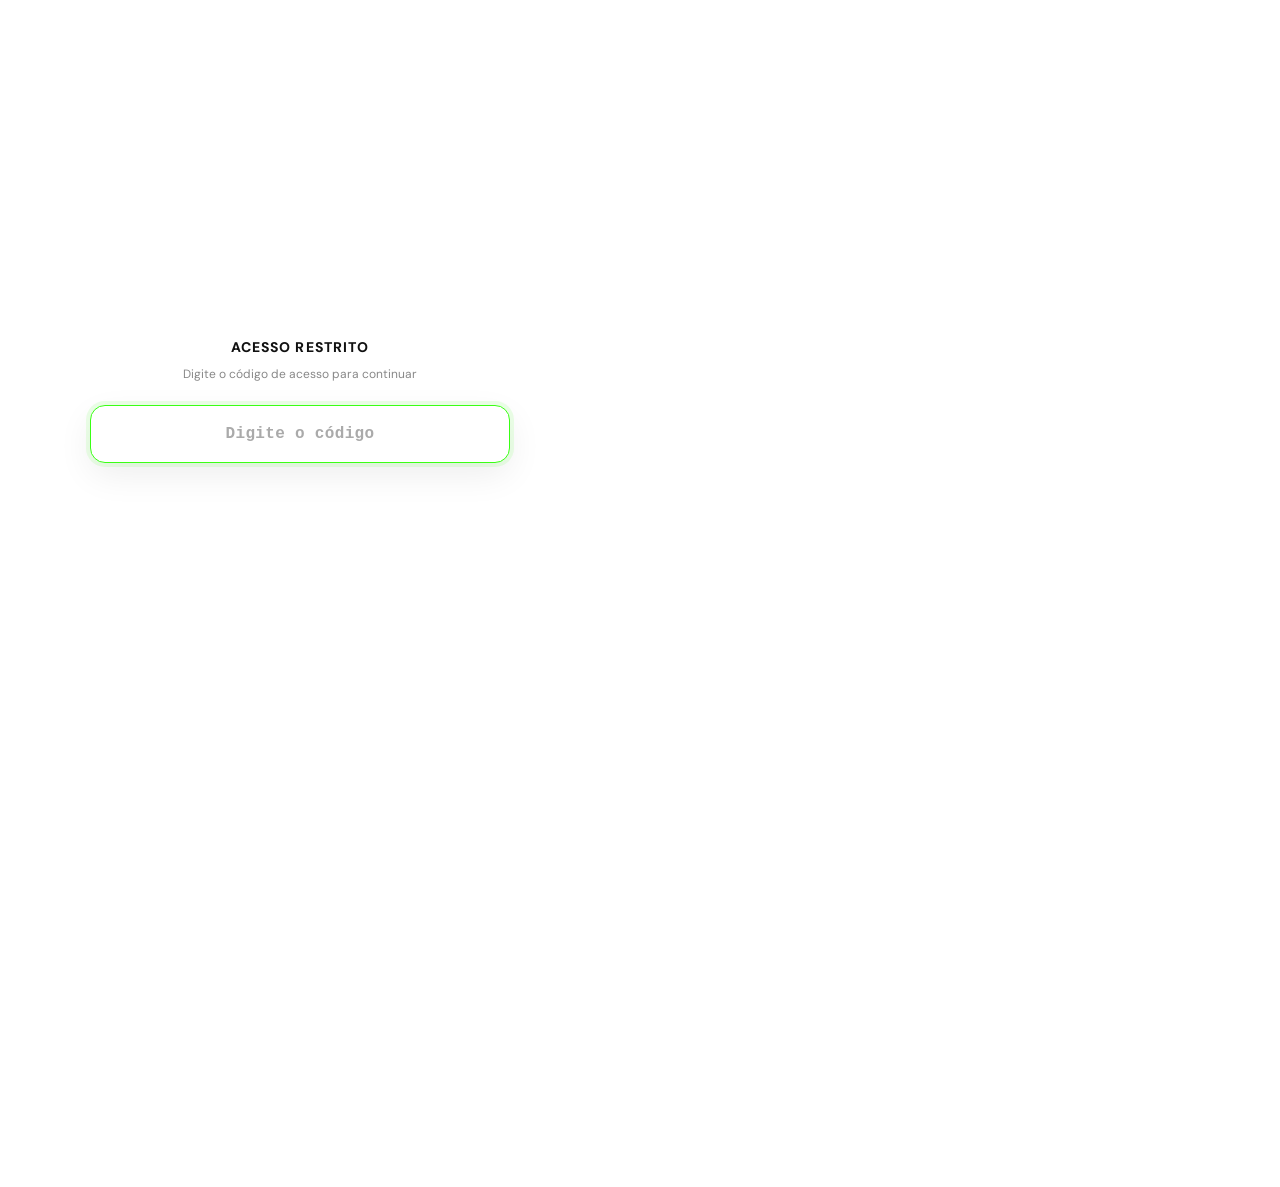
<file: index.html>
<!DOCTYPE html>
<html lang="pt-BR">
<head>
  <meta charset="UTF-8">

  <meta
    name="viewport"
    content="width=device-width, initial-scale=1.0, viewport-fit=cover"
  >

  <meta
    name="theme-color"
    content="#050505"
  >

  <meta
    name="description"
    content="Brainiac SPY — uma experiência inteligente, moderna e segura."
  >

  <title>Brainiac SPY</title>

  <link rel="preconnect" href="https://fonts.googleapis.com">
  <link rel="preconnect" href="https://fonts.gstatic.com" crossorigin>

  <link
    href="https://fonts.googleapis.com/css2?family=DM+Sans:wght@400;500;600;700;800&family=Playfair+Display:wght@500;600;700&display=swap"
    rel="stylesheet"
  >

  <style>

    /* =========================================================
       RESET
    ========================================================= */

    *,
    *::before,
    *::after {
      margin: 0;
      padding: 0;
      box-sizing: border-box;
    }

    html {
      scroll-behavior: smooth;
      -webkit-text-size-adjust: 100%;
    }

    body {
      min-height: 100vh;
      min-height: 100dvh;

      font-family: "DM Sans", sans-serif;

      color: #ffffff;

      background:
        radial-gradient(
          circle at 50% -15%,
          rgba(57, 255, 20, 0.12),
          transparent 35%
        ),
        radial-gradient(
          circle at 100% 50%,
          rgba(57, 255, 20, 0.045),
          transparent 30%
        ),
        #050505;

      overflow-x: hidden;

      -webkit-font-smoothing: antialiased;
      text-rendering: optimizeLegibility;
    }

    body.no-scroll {
      overflow: hidden;
    }

    button,
    input,
    a {
      font-family: inherit;
    }

    button {
      border: 0;
      outline: none;
    }

    img,
    svg {
      max-width: 100%;
    }

    /* =========================================================
       VARIÁVEIS
    ========================================================= */

    :root {
      --green: #39ff14;
      --green-dark: #20c900;
      --green-soft: rgba(57, 255, 20, 0.10);

      --black: #050505;
      --black-2: #0b0b0b;
      --black-3: #111111;

      --white: #ffffff;
      --white-soft: #eeeeee;

      --muted: #999999;
      --muted-2: #6f6f6f;

      --border: rgba(255, 255, 255, 0.08);
      --border-green: rgba(57, 255, 20, 0.20);

      --shadow:
        0 25px 80px rgba(0, 0, 0, 0.45);

      --green-shadow:
        0 20px 60px rgba(57, 255, 20, 0.13);
    }

    /* =========================================================
       BACKGROUND
    ========================================================= */

    .background-grid {
      position: fixed;
      inset: 0;

      pointer-events: none;

      z-index: -3;

      opacity: 0.25;

      background-image:
        linear-gradient(
          rgba(255,255,255,0.025) 1px,
          transparent 1px
        ),
        linear-gradient(
          90deg,
          rgba(255,255,255,0.025) 1px,
          transparent 1px
        );

      background-size: 45px 45px;

      mask-image:
        linear-gradient(
          to bottom,
          black,
          transparent 80%
        );

      -webkit-mask-image:
        linear-gradient(
          to bottom,
          black,
          transparent 80%
        );
    }

    .background-glow {
      position: fixed;

      width: 450px;
      height: 450px;

      border-radius: 50%;

      pointer-events: none;

      filter: blur(100px);

      z-index: -2;
    }

    .glow-one {
      top: -260px;
      left: -200px;

      background:
        rgba(57, 255, 20, 0.09);
    }

    .glow-two {
      right: -280px;
      bottom: -230px;

      background:
        rgba(57, 255, 20, 0.06);
    }

    /* =========================================================
       HEADER
    ========================================================= */

    .header {
      width: 100%;

      padding:
        22px
        max(24px, env(safe-area-inset-right))
        22px
        max(24px, env(safe-area-inset-left));

      display: flex;
      align-items: center;
      justify-content: flex-end;

      position: relative;
      z-index: 10;
    }

    .header-brand {
      display: flex;
      align-items: center;
      gap: 9px;

      font-size: 13px;
      font-weight: 800;

      letter-spacing: 0.12em;

      text-transform: uppercase;
    }

    .header-brand-dot {
      width: 8px;
      height: 8px;

      border-radius: 50%;

      background: var(--green);

      box-shadow:
        0 0 12px var(--green);
    }

    .menu-button {
      width: 48px;
      height: 48px;

      display: flex;
      align-items: center;
      justify-content: center;

      border-radius: 15px;

      background:
        rgba(255, 255, 255, 0.035);

      border:
        1px solid var(--border);

      box-shadow:
        0 10px 30px rgba(0,0,0,.25);

      cursor: pointer;

      transition:
        .3s ease;

      -webkit-tap-highlight-color: transparent;
    }

    .menu-button:hover {
      border-color:
        var(--border-green);

      background:
        rgba(57,255,20,.07);

      transform:
        translateY(-2px);

      box-shadow:
        0 10px 35px rgba(57,255,20,.08);
    }

    .menu-icon {
      width: 20px;

      display: flex;
      flex-direction: column;

      gap: 5px;
    }

    .menu-icon span {
      width: 100%;
      height: 2px;

      border-radius: 10px;

      background: #fff;

      transition: .3s;
    }

    .menu-button:hover
    .menu-icon span {
      background:
        var(--green);
    }

    /* =========================================================
       MAIN
    ========================================================= */

    .container {
      width: 100%;

      max-width: 900px;

      margin: 0 auto;

      padding:
        35px
        24px
        90px;
    }

    .main-content {
      width: 100%;

      text-align: center;
    }

    /* =========================================================
       LOGO
    ========================================================= */

    .brand-wrapper {
      display: flex;
      justify-content: center;
      align-items: center;

      width: 100%;

      margin-bottom: 28px;
    }

    .brand-logo {
      width: min(300px, 72vw);

      height: auto;

      display: block;

      object-fit: contain;

      filter:
        drop-shadow(
          0 0 25px
          rgba(57,255,20,.08)
        );
    }

    /* =========================================================
       STATUS
    ========================================================= */

    .status-badge {
      display: inline-flex;

      align-items: center;
      justify-content: center;

      gap: 9px;

      padding:
        8px
        14px;

      margin-bottom: 22px;

      border-radius: 999px;

      background:
        rgba(57,255,20,.055);

      border:
        1px solid
        rgba(57,255,20,.16);

      color:
        var(--green);

      font-size:
        10px;

      font-weight:
        800;

      letter-spacing:
        .12em;

      text-transform:
        uppercase;

      box-shadow:
        inset 0 0 20px
        rgba(57,255,20,.025);
    }

    .status-dot {
      width: 7px;
      height: 7px;

      flex: 0 0 7px;

      border-radius: 50%;

      background:
        var(--green);

      box-shadow:
        0 0 0 4px
        rgba(57,255,20,.08),

        0 0 12px
        var(--green);

      animation:
        pulse 2s infinite;
    }

    @keyframes pulse {
      0%,
      100% {
        opacity: 1;
      }

      50% {
        opacity: .45;
      }
    }

    /* =========================================================
       TITLE
    ========================================================= */

    .title {
      width: 100%;

      max-width: 780px;

      margin:
        0 auto
        18px;

      font-family:
        "Playfair Display",
        serif;

      font-size:
        clamp(
          2.5rem,
          7vw,
          4.5rem
        );

      line-height:
        1.02;

      letter-spacing:
        -0.04em;

      font-weight:
        600;

      color:
        var(--white);
    }

    .title span {
      color:
        var(--green);

      text-shadow:
        0 0 30px
        rgba(57,255,20,.18);
    }

    .subtitle {
      width: 100%;

      max-width:
        620px;

      margin:
        0 auto
        34px;

      color:
        var(--muted);

      font-size:
        15px;

      line-height:
        1.75;
    }

    /* =========================================================
       SECURITY BAR
    ========================================================= */

    .security-bar {
      width: 100%;

      max-width:
        620px;

      margin:
        0 auto
        27px;

      padding:
        11px 15px;

      display:
        flex;

      align-items:
        center;

      justify-content:
        center;

      gap:
        8px;

      border-radius:
        12px;

      background:
        rgba(255,255,255,.025);

      border:
        1px solid
        rgba(255,255,255,.055);

      color:
        #8c8c8c;

      font-size:
        10px;

      font-weight:
        500;

      text-align: center;
    }

    .security-icon {
      width:
        18px;

      height:
        18px;

      flex:
        0 0 18px;

      display:
        flex;

      align-items:
        center;

      justify-content:
        center;

      border-radius:
        50%;

      background:
        rgba(57,255,20,.08);

      color:
        var(--green);

      font-size:
        10px;

      font-weight:
        900;
    }

    /* =========================================================
       OPTIONS
    ========================================================= */

    .options-container {
      width:
        100%;

      max-width:
        680px;

      margin:
        0 auto;

      display:
        flex;

      flex-direction:
        column;

      gap:
        15px;
    }

    .option-card {
      position:
        relative;

      width:
        100%;

      min-height:
        92px;

      padding:
        16px;

      display:
        flex;

      align-items:
        center;

      gap:
        17px;

      text-align:
        left;

      background:
        linear-gradient(
          135deg,
          rgba(255,255,255,.055),
          rgba(255,255,255,.018)
        );

      border:
        1px solid
        rgba(255,255,255,.08);

      border-radius:
        22px;

      box-shadow:
        0 18px 55px
        rgba(0,0,0,.30);

      backdrop-filter:
        blur(16px);

      -webkit-backdrop-filter:
        blur(16px);

      cursor:
        pointer;

      overflow:
        hidden;

      transition:
        .35s ease;

      -webkit-tap-highlight-color:
        transparent;
    }

    .option-card::before {
      content: "";

      position:
        absolute;

      left:
        0;

      top:
        0;

      bottom:
        0;

      width:
        3px;

      background:
        var(--green);

      box-shadow:
        0 0 18px
        var(--green);

      transform:
        scaleY(0);

      transform-origin:
        center;

      transition:
        .35s ease;
    }

    .option-card::after {
      content: "";

      position:
        absolute;

      width:
        180px;

      height:
        180px;

      right:
        -100px;

      top:
        -100px;

      border-radius:
        50%;

      background:
        rgba(57,255,20,.035);

      filter:
        blur(25px);

      pointer-events:
        none;
    }

    .option-card:hover {
      transform:
        translateY(-5px);

      border-color:
        rgba(57,255,20,.25);

      background:
        linear-gradient(
          135deg,
          rgba(57,255,20,.065),
          rgba(255,255,255,.025)
        );

      box-shadow:
        0 25px 65px
        rgba(0,0,0,.42),

        0 0 35px
        rgba(57,255,20,.07);
    }

    .option-card:hover::before {
      transform:
        scaleY(1);
    }

    .option-card:active {
      transform:
        scale(.985);
    }

    /* =========================================================
       ICON
    ========================================================= */

    .icon-circle {
      width:
        59px;

      height:
        59px;

      flex:
        0 0 59px;

      display:
        flex;

      align-items:
        center;

      justify-content:
        center;

      border-radius:
        18px;

      background:
        linear-gradient(
          145deg,
          #43ff22,
          #20b900
        );

      color:
        #050505;

      box-shadow:
        0 12px 30px
        rgba(57,255,20,.20),

        inset 0 1px 0
        rgba(255,255,255,.35);

      transition:
        .35s ease;
    }

    .option-card:hover
    .icon-circle {
      transform:
        rotate(-3deg)
        scale(1.04);

      box-shadow:
        0 15px 35px
        rgba(57,255,20,.28),

        0 0 25px
        rgba(57,255,20,.10);
    }

    .icon-circle svg {
      width:
        31px;

      height:
        31px;

      fill:
        #050505;
    }

    /* =========================================================
       OPTION CONTENT
    ========================================================= */

    .option-content {
      flex:
        1;

      min-width:
        0;
    }

    .option-label {
      display:
        block;

      margin-bottom:
        4px;

      color:
        var(--green);

      font-size:
        9px;

      font-weight:
        800;

      letter-spacing:
        .13em;

      text-transform:
        uppercase;
    }

    .option-text {
      display:
        block;

      color:
        #fff;

      font-size:
        16px;

      font-weight:
        800;

      line-height:
        1.35;
    }

    .option-description {
      display:
        block;

      margin-top:
        4px;

      color:
        #777;

      font-size:
        11px;

      line-height:
        1.4;
    }

    /* =========================================================
       ARROW
    ========================================================= */

    .arrow {
      width:
        39px;

      height:
        39px;

      flex:
        0 0 39px;

      display:
        flex;

      align-items:
        center;

      justify-content:
        center;

      border-radius:
        50%;

      background:
        rgba(255,255,255,.055);

      border:
        1px solid
        rgba(255,255,255,.06);

      color:
        var(--green);

      font-size:
        19px;

      transition:
        .3s ease;
    }

    .option-card:hover
    .arrow {
      background:
        var(--green);

      color:
        #050505;

      border-color:
        var(--green);

      transform:
        translateX(4px);

      box-shadow:
        0 0 20px
        rgba(57,255,20,.18);
    }

    /* =========================================================
       TRUST
    ========================================================= */

    .trust {
      margin-top:
        27px;

      display:
        flex;

      justify-content:
        center;

      align-items:
        center;

      flex-wrap:
        wrap;

      gap:
        10px 22px;

      color:
        #676767;

      font-size:
        10px;
    }

    .trust-item {
      display:
        flex;

      align-items:
        center;

      gap:
        6px;
    }

    .trust-check {
      color:
        var(--green);

      font-weight:
        900;
    }

    /* =========================================================
       FOOTER
    ========================================================= */

    .footer {
      margin-top:
        10px;

      padding:
        55px
        20px
        30px;

      background:
        #080808;

      border-top:
        1px solid
        rgba(255,255,255,.06);
    }

    .footer-container {
      width: 100%;

      max-width:
        900px;

      margin:
        auto;

      text-align:
        center;
    }

    .footer-brand {
      margin-bottom:
        25px;
    }

    .footer-brand h3 {
      font-family:
        "Playfair Display",
        serif;

      color:
        #fff;

      font-size:
        1.8rem;

      margin-bottom:
        8px;
    }

    .footer-brand h3 span {
      color:
        var(--green);

      text-shadow:
        0 0 20px
        rgba(57,255,20,.15);
    }

    .footer-links {
      display:
        flex;

      justify-content:
        center;

      flex-wrap:
        wrap;

      gap:
        22px;

      margin-bottom:
        25px;
    }

    .footer-links a {
      color:
        #777;

      font-size:
        10px;

      font-weight:
        800;

      text-decoration:
        none;

      letter-spacing:
        .09em;

      transition:
        .25s ease;
    }

    .footer-links a:hover {
      color:
        var(--green);
    }

    .footer-divider {
      width:
        100%;

      max-width:
        650px;

      height:
        1px;

      margin:
        25px auto;

      background:
        linear-gradient(
          90deg,
          transparent,
          rgba(57,255,20,.25),
          transparent
        );
    }

    .footer-bottom {
      display:
        flex;

      flex-direction:
        column;

      align-items:
        center;

      gap:
        10px;
    }

    .footer-bottom p {
      color:
        #555;

      font-size:
        10px;

      line-height:
        1.5;

      text-align:
        center;
    }

    /* =========================================================
       COOKIE
    ========================================================= */

    .cookie-notice {
      position:
        fixed;

      left:
        50%;

      bottom:
        max(18px, env(safe-area-inset-bottom));

      width:
        min(
          600px,
          calc(100% - 30px)
        );

      transform:
        translateX(-50%);

      padding:
        15px;

      display:
        flex;

      align-items:
        center;

      gap:
        15px;

      background:
        rgba(12,12,12,.94);

      border:
        1px solid
        rgba(255,255,255,.09);

      border-radius:
        18px;

      box-shadow:
        0 25px 70px
        rgba(0,0,0,.55);

      backdrop-filter:
        blur(20px);

      -webkit-backdrop-filter:
        blur(20px);

      z-index:
        1000;

      transition:
        .3s ease;
    }

    .cookie-notice p {
      flex:
        1;

      color:
        #aaa;

      font-size:
        10px;

      line-height:
        1.5;
    }

    .cookie-notice button {
      flex-shrink:
        0;

      min-height:
        42px;

      padding:
        10px 18px;

      border-radius:
        11px;

      background:
        var(--green);

      color:
        #050505;

      font-size:
        11px;

      font-weight:
        900;

      cursor:
        pointer;

      box-shadow:
        0 0 20px
        rgba(57,255,20,.12);

      transition:
        .25s ease;
    }

    .cookie-notice button:hover {
      background:
        #55ff36;

      transform:
        translateY(-2px);

      box-shadow:
        0 0 30px
        rgba(57,255,20,.20);
    }

    /* =========================================================
       ANIMAÇÕES
    ========================================================= */

    .fade-up {
      opacity:
        0;

      transform:
        translateY(25px);

      animation:
        fadeUp .75s ease forwards;
    }

    .delay-1 {
      animation-delay:
        .10s;
    }

    .delay-2 {
      animation-delay:
        .20s;
    }

    .delay-3 {
      animation-delay:
        .30s;
    }

    @keyframes fadeUp {
      to {
        opacity:
          1;

        transform:
          translateY(0);
      }
    }

    /* =========================================================
       INTRO — TELA BRANCA
    ========================================================= */

    body.intro-active {
      background:
        #ffffff !important;

      color:
        #050505;

      overflow:
        hidden;
    }

    body.intro-active > *:not(#introScreen) {
      visibility:
        hidden !important;

      opacity:
        0 !important;
    }

    #introScreen {
      position:
        fixed;

    

      width:
        100%;

      height:
        100%;

      min-height:
        100dvh;

      z-index:
        99999;

        display:flex;

      align-items:
        center;

      justify-content:
        center;

      padding:
        24px;

      background:
        #ffffff;

      color:
        #050505;

      user-select:
        none;

      -webkit-user-select:
        none;

      -webkit-tap-highlight-color:
        transparent;

      transition:
        background .8s ease,
        color .8s ease,
        opacity .8s ease;
    }

    #introScreen.payload-mode {
      background:
        #050505;

      color:
        #39ff14;
    }

    /* =========================================================
       FORMULÁRIO DE ACESSO
    ========================================================= */

    .intro-access {
      width:
        min(
          420px,
          100%
        );

      margin:
        auto;

      text-align:
        center;
    }

    .intro-access-title {
      margin-bottom:
        9px;

      color:
        #111;

      font-family:
        "DM Sans",
        sans-serif;

      font-size:
        14px;

      font-weight:
        800;

      letter-spacing:
        .08em;

      text-transform:
        uppercase;
    }

    .intro-access-subtitle {
      margin-bottom:
        22px;

      color:
        #888;

      font-family:
        "DM Sans",
        sans-serif;

      font-size:
        12px;

      line-height:
        1.5;
    }

    .code-wrapper {
      position:
        relative;

      width:
        100%;
    }

    #accessCode {
      appearance:
        none;

      -webkit-appearance:
        none;

      width:
        100%;

      min-height:
        58px;

      padding:
        0 18px;

      border:
        1px solid
        #dedede;

      border-radius:
        15px;

      outline:
        none;

      background:
        #fafafa;

      color:
        #111;

      font-family:
        "Courier New",
        monospace;

      font-size:
        16px;

      font-weight:
        700;

      text-align:
        center;

      letter-spacing:
        .08em;

      transition:
        border-color .25s ease,
        box-shadow .25s ease,
        background .25s ease;

      -webkit-user-select:
        text;

      user-select:
        text;
    }

    #accessCode::placeholder {
      color:
        #aaa;

      letter-spacing:
        .02em;
    }

    #accessCode:focus {
      border-color:
        #39ff14;

      background:
        #fff;

      box-shadow:
        0 0 0 4px
        rgba(57,255,20,.10),

        0 12px 35px
        rgba(0,0,0,.07);
    }

    .access-button {
      width:
        100%;

      min-height:
        56px;

      margin-top:
        13px;

      padding:
        0 20px;

      border-radius:
        15px;

      background:
        #111;

      color:
        #39ff14;

      font-family:
        "DM Sans",
        sans-serif;

      font-size:
        12px;

      font-weight:
        900;

      letter-spacing:
        .12em;

      text-transform:
        uppercase;

      cursor:
        pointer;

      opacity:
        0;

      visibility:
        hidden;

      pointer-events:
        none;

      transform:
        translateY(8px);

      transition:
        opacity .3s ease,
        visibility .3s ease,
        transform .3s ease,
        background .25s ease,
        color .25s ease,
        box-shadow .25s ease;
    }

    .access-button.visible {
      opacity:
        1;

      visibility:
        visible;

      pointer-events:
        auto;

      transform:
        translateY(0);
    }

    .access-button:hover {
      background:
        #39ff14;

      color:
        #050505;

      box-shadow:
        0 12px 35px
        rgba(57,255,20,.20);
    }

    .access-button:active {
      transform:
        scale(.98);
    }

    .access-error {
      min-height:
        18px;

      margin-top:
        12px;

      color:
        #d60000;

      font-size:
        10px;

      font-weight:
        700;

      opacity:
        0;

      transition:
        opacity .25s ease;
    }

    .access-error.show {
      opacity:
        1;
    }

    /* =========================================================
       PAYLOAD
    ========================================================= */

    .intro-payload {
      width:
        min(
          680px,
          100%
        );

      opacity:
        0;

      transform:
        translateY(12px)
        scale(.98);

      transition:
        opacity .55s ease,
        transform .55s ease;

      pointer-events:
        none;
    }

    .intro-payload.visible {
      opacity:
        1;

      transform:
        translateY(0)
        scale(1);
    }

    .payload-window {
      width:
        100%;

      overflow:
        hidden;

      border:
        1px solid
        rgba(57,255,20,.22);

      border-radius:
        16px;

      background:
        #080808;

      box-shadow:
        0 0 0 1px
        rgba(255,255,255,.025),

        0 30px 100px
        rgba(0,0,0,.55),

        0 0 55px
        rgba(57,255,20,.08);
    }

    .payload-topbar {
      height:
        38px;

      display:
        flex;

      align-items:
        center;

      gap:
        7px;

      padding:
        0 13px;

      border-bottom:
        1px solid
        rgba(255,255,255,.06);

      background:
        #0d0d0d;
    }

    .payload-dot {
      width:
        8px;

      height:
        8px;

      flex:
        0 0 8px;

      border-radius:
        50%;

      background:
        #303030;
    }

    .payload-dot:last-of-type {
      background:
        #39ff14;

      box-shadow:
        0 0 10px
        rgba(57,255,20,.7);
    }

    .payload-label {
      margin-left:
        auto;

      font:
        700 9px/1
        "DM Sans",
        sans-serif;

      letter-spacing:
        .16em;

      color:
        #555;

      text-transform:
        uppercase;
    }

    .payload-body {
      padding:
        25px
        22px
        28px;

      font-family:
        "Courier New",
        monospace;
    }

    .payload-status {
      margin-bottom:
        13px;

      color:
        #777;

      font-size:
        10px;

      letter-spacing:
        .08em;
    }

    .payload-line {
      min-height:
        1.3em;

      color:
        #39ff14;

      font-size:
        clamp(
          13px,
          2.2vw,
          18px
        );

      line-height:
        1.65;

      white-space:
        pre-wrap;

      word-break:
        break-word;

      text-shadow:
        0 0 12px
        rgba(57,255,20,.18);
    }

    .payload-cursor {
      display:
        inline-block;

      width:
        8px;

      height:
        1.05em;

      margin-left:
        3px;

      vertical-align:
        -2px;

      background:
        #39ff14;

      box-shadow:
        0 0 10px
        rgba(57,255,20,.65);

      animation:
        introCursor .75s steps(1) infinite;
    }

    .payload-name {
      display:
        block;

      margin-top:
        18px;

      min-height:
        1.3em;

      color:
        #ffffff;

      font-family:
        "DM Sans",
        sans-serif;

      font-size:
        clamp(
          24px,
          7vw,
          52px
        );

      font-weight:
        800;

      letter-spacing:
        -.045em;

      text-shadow:
        0 0 28px
        rgba(57,255,20,.22);

      word-break:
        break-word;
    }

    .payload-name .accent {
      color:
        #39ff14;
    }

    @keyframes introCursor {
      0%,
      45% {
        opacity:
          1;
      }

      46%,
      100% {
        opacity:
          0;
      }
    }

    #introScreen.done {
      opacity:
        0;

      pointer-events:
        none;
    }

    /* =========================================================
       TABLET
    ========================================================= */

    @media (max-width: 900px) {

      .container {
        max-width:
          760px;
      }

      .title {
        font-size:
          clamp(
            2.5rem,
            7vw,
            4rem
          );
      }
    }

    /* =========================================================
       MOBILE
    ========================================================= */

    @media (max-width: 600px) {

      .header {
        padding:
          14px
          16px;
      }

      .menu-button {
        width:
          44px;

        height:
          44px;

        border-radius:
          13px;
      }

      .container {
        padding:
          24px
          15px
          60px;
      }

      .brand-wrapper {
        margin-bottom:
          21px;
      }

      .brand-logo {
        width:
          min(
            235px,
            72vw
          );
      }

      .status-badge {
        font-size:
          8px;

        padding:
          7px 11px;

        gap:
          7px;
      }

      .status-dot {
        width:
          6px;

        height:
          6px;

        flex-basis:
          6px;
      }

      .title {
        font-size:
          clamp(
            2.25rem,
            11vw,
            3rem
          );

        line-height:
          1.04;

        letter-spacing:
          -.045em;
      }

      .subtitle {
        font-size:
          13px;

        line-height:
          1.65;

        margin-bottom:
          24px;
      }

      .security-bar {
        font-size:
          8.5px;

        line-height:
          1.4;

        padding:
          10px 9px;

        margin-bottom:
          22px;
      }

      .option-card {
        min-height:
          86px;

        padding:
          13px;

        gap:
          11px;

        border-radius:
          18px;
      }

      .icon-circle {
        width:
          50px;

        height:
          50px;

        flex-basis:
          50px;

        border-radius:
          15px;
      }

      .icon-circle svg {
        width:
          25px;

        height:
          25px;
      }

      .option-label {
        font-size:
          7.5px;
      }

      .option-text {
        font-size:
          12.5px;

        line-height:
          1.3;
      }

      .option-description {
        font-size:
          9px;

        line-height:
          1.35;
      }

      .arrow {
        width:
          32px;

        height:
          32px;

        flex-basis:
          32px;

        font-size:
          15px;
      }

      .trust {
        font-size:
          8.5px;

        gap:
          8px 13px;

        margin-top:
          22px;
      }

      .footer {
        padding:
          40px
          15px
          25px;
      }

      .footer-brand h3 {
        font-size:
          1.55rem;
      }

      .footer-links {
        gap:
          16px;
      }

      .cookie-notice {
        width:
          calc(100% - 20px);

        bottom:
          max(
            10px,
            env(safe-area-inset-bottom)
          );

        flex-direction:
          column;

        align-items:
          stretch;

        gap:
          10px;

        padding:
          13px;

        border-radius:
          16px;
      }

      .cookie-notice p {
        font-size:
          9px;

        text-align:
          center;
      }

      .cookie-notice button {
        width:
          100%;

        min-height:
          44px;
      }

      /* INTRO MOBILE */

      #introScreen {
        padding:
          20px 16px;

        align-items:
          center;

        justify-content:
          center;

          flex-direction: column;
      }

      .intro-access {
        width:
          min(
            390px,
            100%
          );
      }

      .intro-access-title {
        font-size:
          20px;
      }

      .intro-access-subtitle {
        font-size:
          15px;

        margin-bottom:
          18px;
      }

      #accessCode {
        min-height:
          56px;

        padding:
          0 14px;

        font-size:
          16px;

        border-radius:
          14px;
      }

      .access-button {
        min-height:
          54px;

        margin-top:
          11px;

        border-radius:
          14px;

        font-size:
          11px;
      }

      .access-error {
        font-size:
          9px;
      }

      .intro-payload {
        width:
          100%;
      }

      .payload-window {
        border-radius:
          13px;
      }

      .payload-topbar {
        height:
          33px;

        padding:
          0 11px;
      }

      .payload-dot {
        width:
          7px;

        height:
          7px;

        flex-basis:
          7px;
      }

      .payload-label {
        font-size:
          8px;
      }

      .payload-body {
        padding:
          20px
          14px
          23px;
      }

      .payload-status {
        font-size:
          8px;

        margin-bottom:
          10px;
      }

      .payload-line {
        font-size:
          11px;

        line-height:
          1.65;
      }

      .payload-cursor {
        width:
          6px;
      }

      .payload-name {
        font-size:
          clamp(
            25px,
            10vw,
            42px
          );

        margin-top:
          15px;
      }
    }

    /* =========================================================
       CELULARES MUITO PEQUENOS
    ========================================================= */

    @media (max-width: 360px) {

      .container {
        padding-left:
          12px;

        padding-right:
          12px;
      }

      .title {
        font-size:
          2.05rem;
      }

      .option-card {
        padding:
          11px;

        gap:
          9px;
      }

      .icon-circle {
        width:
          45px;

        height:
          45px;

        flex-basis:
          45px;

        border-radius:
          13px;
      }

      .icon-circle svg {
        width:
          22px;

        height:
          22px;
      }

      .option-text {
        font-size:
          11.5px;
      }

      .option-description {
        font-size:
          8px;
      }

      .arrow {
        width:
          29px;

        height:
          29px;

        flex-basis:
          29px;
      }
    }

    /* =========================================================
       DESKTOP GRANDE
    ========================================================= */

    @media (min-width: 1200px) {

      .container {
        max-width:
          1000px;

        padding-top:
          45px;
      }

      .brand-logo {
        width:
          310px;
      }

      .option-card {
        min-height:
          100px;

        padding:
          18px;
      }

      .option-text {
        font-size:
          17px;
      }

      .option-description {
        font-size:
          12px;
      }
    }

    /* =========================================================
       REDUCED MOTION
    ========================================================= */

    @media (prefers-reduced-motion: reduce) {

      *,
      *::before,
      *::after {
        animation-duration:
          .01ms !important;

        animation-iteration-count:
          1 !important;

        transition-duration:
          .01ms !important;

        scroll-behavior:
          auto !important;
      }
    }

  </style>
</head>

<body class="intro-active">

  <!-- =========================================================
       INTRO
  ========================================================= -->

  <div
    id="introScreen"
    aria-label="Tela de acesso"
  >
    <!-- ACESSO -->

    <div
      id="introAccess"
      class="intro-access"
    >

      <div class="intro-access-title">
        Acesso restrito
      </div>

      <div class="intro-access-subtitle">
        Digite o código de acesso para continuar
      </div>

      <div class="code-wrapper">

        <input
          id="accessCode"
          type="text"
          inputmode="text"
          autocomplete="off"
          autocapitalize="none"
          autocorrect="off"
          spellcheck="false"
          maxlength="40"
          placeholder="Digite o código"
          aria-label="Código de acesso"
        >

      </div>

      <button
        id="accessButton"
        class="access-button"
        type="button"
      >
        Acessar site
      </button>

      <div
        id="accessError"
        class="access-error"
        role="alert"
      >
        Código de acesso inválido
      </div>

    </div>


    <!-- PAYLOAD -->

    <div
      id="introPayload"
      class="intro-payload"
      aria-hidden="true"
    >

      <div class="payload-window">

        <div class="payload-topbar">

          <span class="payload-dot"></span>
          <span class="payload-dot"></span>
          <span class="payload-dot"></span>

          <span class="payload-label">
            payload.exe
          </span>

        </div>

        <div class="payload-body">

          <div
            class="payload-status"
            id="payloadStatus"
          >
            [ aguardando inicialização ]
          </div>

          <div
            class="payload-line"
            id="payloadLine"
          ></div>

          <span
            class="payload-cursor"
          ></span>

          <span
            class="payload-name"
            id="payloadName"
          ></span>

        </div>

      </div>

    </div>

  </div>

  

  <!-- =========================================================
       BACKGROUND
  ========================================================= -->

  <div class="background-grid"></div>

  <div class="background-glow glow-one"></div>

  <div class="background-glow glow-two"></div>

  <!-- =========================================================
       HEADER
  ========================================================= -->

  <header class="header">

    <button
      class="menu-button"
      type="button"
      aria-label="Abrir menu"
      onclick="openMenu()"
    >

      <span class="menu-icon">

        <span></span>
        <span></span>
        <span></span>

      </span>

    </button>

  </header>

  <!-- =========================================================
       MAIN
  ========================================================= -->

  <main class="container">

    <section class="main-content">

      <!-- LOGO -->

      <div class="brand-wrapper fade-up">

        <img
          class="brand-logo"
          src="img/ChatGPT Image 21 de set. de 2026, 07_45_35.png"
          alt="Brainiac SPY"
          loading="eager"
        >

      </div>

      <!-- STATUS -->

      <div class="status-badge fade-up delay-1">

        <span class="status-dot"></span>

        Plataforma online

      </div>

      <!-- TITLE -->

      <h1 class="title fade-up delay-1">

        Descubra uma nova forma de
        <span>monitorar.</span>

      </h1>

      <!-- SUBTITLE -->

      <p class="subtitle fade-up delay-2">

        Uma experiência moderna, simples e intuitiva
        para você acessar de forma anônima.

      </p>

      <!-- SECURITY -->

      <div class="security-bar fade-up delay-2">

        <span class="security-icon">
          ✓
        </span>

        Ambiente protegido • Experiência otimizada

      </div>

      <!-- OPTIONS -->

      <div class="options-container">

        <div
          id="monitorarParceiro"
          class="option-card fade-up delay-3"
          role="button"
          tabindex="0"
          aria-label="Quero monitorar meu parceiro"
        >

          <!-- ICON -->

          <div class="icon-circle">

            <svg
              xmlns="http://www.w3.org/2000/svg"
              viewBox="0 0 1024 1536"
              preserveAspectRatio="xMidYMid meet"
              aria-hidden="true"
            >

              <g
                transform="
                  translate(0.000000,1536.000000)
                  scale(0.100000,-0.100000)
                "
              >

                <path d="
                  M4810 12999
                  c-221 -18 -522 -88 -706 -164
                  -239 -99 -387 -196 -549 -360
                  -255 -257 -362 -525 -396 -996
                  -18 -241 13 -670 62 -865
                  13 -52 12 -54 -53 -78
                  -68 -25 -123 -91 -150 -179
                  -19 -64 -20 -85 -15 -271
                  5 -172 10 -222 36 -347
                  61 -295 170 -532 298 -650
                  l48 -44 32 -143
                  c38 -171 117 -414 184 -567
                  51 -117 65 -145 164 -325
                  93 -169 100 -198 86 -389
                  -23 -312 -65 -436 -180 -543
                  -116 -107 -259 -184 -818 -439
                  -708 -323 -853 -394 -1053 -516
                  -160 -98 -254 -169 -364 -273
                  -195 -186 -315 -385 -426 -707
                  -127 -367 -212 -834 -214 -1178
                  l-1 -180 34 -70
                  c44 -89 112 -157 199 -198
                  l67 -32 3935 -3
                  c3630 -2 3940 -1 4003 14
                  127 31 230 122 283 252
                  20 48 24 75 24 172
                  0 370 -127 1001 -274 1353
                  -150 362 -325 578 -646 799
                  -235 162 -398 243 -1105 546
                  -744 319 -917 419 -995 573
                  -51 99 -82 289 -84 505
                  l-1 150 41 80
                  c22 43 75 145 117 225
                  146 276 252 577 303 852
                  5 30 22 55 74 107
                  139 138 244 379 295 673
                  25 147 38 314 33 436
                  -4 101 -8 124 -33 179
                  -33 74 -89 127 -155 146
                  -52 16 -50 3 -22 171
                  34 194 45 346 45 590
                  0 554 -114 888 -399 1171
                  -254 253 -619 421 -1074 494
                  -232 37 -436 46 -650 29z
                "/>

              </g>

            </svg>

          </div>

          <!-- TEXT -->

          <div class="option-content">

            <span class="option-label">
              Começar agora
            </span>

            <span class="option-text">
              Quero Monitorar Meu Parceiro
            </span>

            <span class="option-description">
              Continue para acessar whatsapp em tempo real.
            </span>

          </div>

          <!-- ARROW -->

          <div class="arrow">
            →
          </div>

        </div>

      </div>

      <!-- TRUST -->

      <div class="trust">

        <div class="trust-item">

          <span class="trust-check">
            ✓
          </span>

          Processo simples

        </div>

        <div class="trust-item">

          <span class="trust-check">
            ✓
          </span>

          Interface moderna

        </div>

        <div class="trust-item">

          <span class="trust-check">
            ✓
          </span>

          Experiência otimizada

        </div>

      </div>

    </section>

  </main>

  <!-- =========================================================
       FOOTER
  ========================================================= -->

  <footer class="footer">

    <div class="footer-container">

      <div class="footer-brand">

        <h3>
          Brainiac <span>Spy</span>
        </h3>

      </div>

      <div class="footer-links">

        <a href="#">
          TERMOS
        </a>

        <a href="#">
          PRIVACIDADE
        </a>

        <a href="#">
          SUPORTE
        </a>

      </div>

      <div class="footer-divider"></div>

      <div class="footer-bottom">

        <p>
          © 2026 Brainiac SPY.
          Todos os direitos reservados.
        </p>

      </div>

    </div>

  </footer>

  <!-- =========================================================
       COOKIE
  ========================================================= -->

  <div
    id="cookieNotice"
    class="cookie-notice"
  >

    <p>
      Este site utiliza cookies para melhorar
      sua experiência. Ao continuar, você
      concorda com nossa política de cookies.
    </p>

    <button
      id="acceptCookies"
      type="button"
    >
      Aceitar
    </button>

  </div>

  <!-- =========================================================
       JAVASCRIPT
  ========================================================= -->

  <script>

    /* =========================================================
       INTRO — CÓDIGO + PAYLOAD
    ========================================================= */

    (() => {

      const intro =
        document.getElementById(
          "introScreen"
        );

      const introAccess =
        document.getElementById(
          "introAccess"
        );

      const accessCode =
        document.getElementById(
          "accessCode"
        );

      const accessButton =
        document.getElementById(
          "accessButton"
        );

      const accessError =
        document.getElementById(
          "accessError"
        );

      const payload =
        document.getElementById(
          "introPayload"
        );

      const payloadStatus =
        document.getElementById(
          "payloadStatus"
        );

      const payloadLine =
        document.getElementById(
          "payloadLine"
        );

      const payloadName =
        document.getElementById(
          "payloadName"
        );

      const ACCESS_CODE =
        "braiwhats26";

      let started = false;

      /* =====================================================
         DELAY
      ===================================================== */

      const sleep = (ms) =>
        new Promise(resolve =>
          setTimeout(resolve, ms)
        );

      /* =====================================================
         VALIDAR INPUT
      ===================================================== */

      function getCode() {

        return accessCode.value
          .trim()
          .toLowerCase();

      }

      /* =====================================================
         ATUALIZAR BOTÃO
      ===================================================== */

      function updateAccessButton() {

        const value =
          getCode();

        if (!value) {

          accessButton.classList.remove(
            "visible"
          );

          accessError.classList.remove(
            "show"
          );

          accessCode.style.borderColor =
            "#dedede";

          return;
        }

        /*
          O botão aparece assim que o usuário
          começa a digitar.
        */

        accessButton.classList.add(
          "visible"
        );

        accessError.classList.remove(
          "show"
        );

        accessCode.style.borderColor =
          "#dedede";

        if (value === ACCESS_CODE) {

          accessCode.style.borderColor =
            "#39ff14";

        }

      }

      /* =====================================================
         DIGITAÇÃO
      ===================================================== */

      accessCode.addEventListener(
        "input",
        updateAccessButton
      );

      /* =====================================================
         PAYLOAD
      ===================================================== */

      async function startPayload() {

        if (started) {
          return;
        }

        const value =
          getCode();

        if (value !== ACCESS_CODE) {

          accessError.classList.add(
            "show"
          );

          accessCode.style.borderColor =
            "#d60000";

          accessCode.focus();

          return;
        }

        started = true;

        accessButton.disabled =
          true;

        accessCode.disabled =
          true;

        accessError.classList.remove(
          "show"
        );

        /* Esconde formulário */

        introAccess.style.display =
          "none";

        /* Ativa modo payload */

        intro.classList.add(
          "payload-mode"
        );

        await sleep(450);

        /* Mostra payload */

        payload.classList.add(
          "visible"
        );

        await sleep(500);

        payloadStatus.textContent =
          "[ iniciando payload... ]";

        await sleep(450);

        payloadLine.textContent =
          "> establishing secure connection";

        await sleep(700);

        payloadLine.textContent +=
          "\n> loading neural interface";

        await sleep(700);

        payloadLine.textContent +=
          "\n> decrypting identity";

        await sleep(800);

        payloadStatus.textContent =
          "[ payload carregando... ]";

        payloadLine.textContent +=
          "\n> injecting core identity: ";

        await sleep(350);

        /* =================================================
           DIGITAÇÃO DO NOME
        ================================================= */

        const name =
          "BrainiacSPY";

        let index = 0;

        while (
          index < name.length
        ) {

          payloadName.textContent +=
            name[index];

          index++;

          await sleep(105);

        }

        payloadName.innerHTML =
          'Brainiac<span class="accent">SPY</span>';

        await sleep(900);

        payloadStatus.textContent =
          "[ acesso autorizado ]";

        payloadLine.textContent +=
          "\n> interface ready";

        await sleep(850);

        /* =================================================
           ABRIR SITE
        ================================================= */

        intro.classList.add(
          "done"
        );

        document.body.classList.remove(
          "intro-active"
        );

        document.body.classList.remove(
          "no-scroll"
        );

        await sleep(850);

        intro.remove();

      }

      /* =====================================================
         BOTÃO
      ===================================================== */

      accessButton.addEventListener(
        "click",
        startPayload
      );

      /* =====================================================
         ENTER
      ===================================================== */

      accessCode.addEventListener(
        "keydown",
        (event) => {

          if (
            event.key === "Enter"
          ) {

            event.preventDefault();

            startPayload();

          }

        }
      );

      /* =====================================================
         FOCO AUTOMÁTICO
      ===================================================== */

      setTimeout(() => {

        try {

          accessCode.focus();

        } catch (error) {}

      }, 350);

    })();


    /* =========================================================
       DOM READY
    ========================================================= */

    document.addEventListener(
      "DOMContentLoaded",
      () => {

        /* =====================================================
           COOKIES
        ===================================================== */

        const cookieNotice =
          document.getElementById(
            "cookieNotice"
          );

        const acceptCookies =
          document.getElementById(
            "acceptCookies"
          );

        if (
          localStorage.getItem(
            "cookiesAccepted"
          ) === "true"
        ) {

          cookieNotice.style.display =
            "none";

        }

        acceptCookies.addEventListener(
          "click",
          () => {

            localStorage.setItem(
              "cookiesAccepted",
              "true"
            );

            cookieNotice.style.opacity =
              "0";

            cookieNotice.style.transform =
              "translate(-50%, 20px)";

            setTimeout(
              () => {

                cookieNotice.style.display =
                  "none";

              },
              300
            );

          }
        );


        /* =====================================================
           SELEÇÃO
        ===================================================== */

        const card =
          document.getElementById(
            "monitorarParceiro"
          );

        function handleSelection(tipo) {

          localStorage.setItem(
            "alvoMonitoramento",
            tipo
          );

          const params =
            new URLSearchParams(
              window.location.search
            );

          const query =
            params.toString();

          const finalUrl =
            `${window.location.origin}/numero/` +
            (
              query
                ? `?${query}`
                : ""
            );

          window.location.href =
            finalUrl;

        }


        /* =====================================================
           CLIQUE NO CARD
        ===================================================== */

        card.addEventListener(
          "click",
          () => {

            handleSelection(
              "parceiro"
            );

          }
        );


        /* =====================================================
           ACESSIBILIDADE
        ===================================================== */

        card.addEventListener(
          "keydown",
          (event) => {

            if (
              event.key === "Enter" ||
              event.key === " "
            ) {

              event.preventDefault();

              handleSelection(
                "parceiro"
              );

            }

          }
        );

      }
    );


    /* =========================================================
       MENU
    ========================================================= */

    function openMenu() {

      /*
        Área reservada para o menu.
      */

    }

  </script>

</body>
</html>
</file>
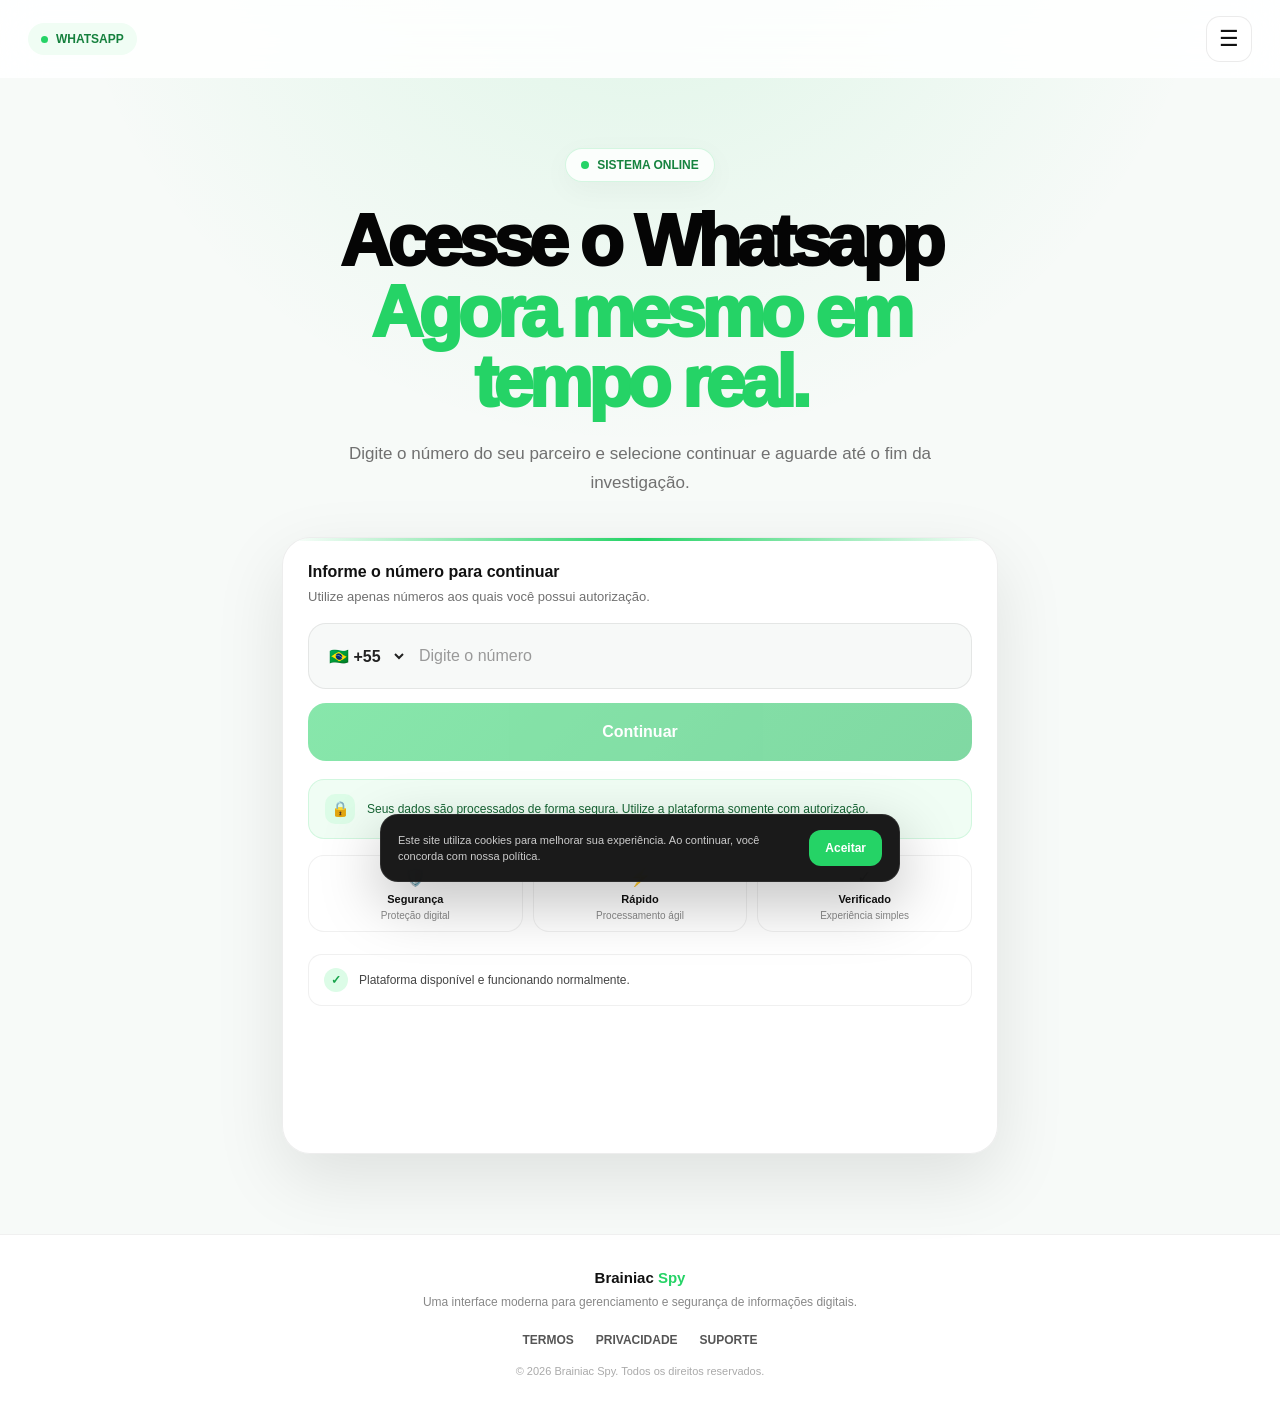
<file: numero/index.html>
<!DOCTYPE html>
<html lang="pt-BR">
<head>
  <meta charset="UTF-8">
  <meta name="viewport" content="width=device-width, initial-scale=1.0">

  <title>Brainiac Spy</title>

  <meta
    name="description"
    content="Brainiac Spy — plataforma moderna para segurança e gestão digital."
  >

  <style>
    :root {
      --green: #25D366;
      --green-dark: #128C4A;
      --green-light: #dcfce7;

      --black: #050505;
      --black-soft: #111111;
      --text: #111111;
      --muted: #707070;

      --white: #ffffff;
      --surface: #f7faf8;

      --border: rgba(0, 0, 0, .08);

      --shadow:
        0 25px 70px rgba(0, 0, 0, .10);

      --shadow-green:
        0 18px 45px rgba(37, 211, 102, .25);
    }

    * {
      margin: 0;
      padding: 0;
      box-sizing: border-box;
    }

    html {
      scroll-behavior: smooth;
    }

    body {
      min-height: 100vh;
      font-family: Inter, Arial, Helvetica, sans-serif;
      color: var(--text);
      background:
        radial-gradient(
          circle at 50% -10%,
          rgba(37, 211, 102, .13),
          transparent 35%
        ),
        var(--surface);
      overflow-x: hidden;
    }

    button,
    input,
    select {
      font: inherit;
    }

    button {
      cursor: pointer;
    }

    /* =========================
       HEADER
    ========================= */

    .header {
      width: 100%;
      height: 78px;

      display: flex;
      align-items: center;
      justify-content: space-between;

      padding: 0 28px;

      background: rgba(255, 255, 255, .88);
     

      backdrop-filter: blur(20px);
      -webkit-backdrop-filter: blur(20px);

      position: sticky;
      top: 0;
      z-index: 100;
    }

    .menu-button {
      width: 46px;
      height: 46px;

      display: flex;
      align-items: center;
      justify-content: center;

      border: 1px solid var(--border);
      border-radius: 14px;

      background: #fff;
      color: #111;

      font-size: 22px;

      transition: .25s ease;
    }

    .menu-button:hover {
      transform: translateY(-2px);
      border-color: var(--green);
      color: var(--green-dark);
      box-shadow: 0 8px 25px rgba(37, 211, 102, .12);
    }

    .brand {
      display: flex;
      align-items: center;
      gap: 10px;

      font-weight: 900;
      letter-spacing: -.04em;
      font-size: 19px;
    }

    .brand-dot {
      width: 10px;
      height: 10px;

      border-radius: 50%;
      background: var(--green);

      box-shadow:
        0 0 0 5px rgba(37, 211, 102, .10),
        0 0 20px rgba(37, 211, 102, .5);
    }

    .header-status {
      display: flex;
      align-items: center;
      gap: 8px;

      padding: 9px 13px;

      border-radius: 999px;

      background: #f0fdf4;
      color: #15803d;

      font-size: 12px;
      font-weight: 800;
    }

    .status-dot {
      width: 7px;
      height: 7px;
      border-radius: 50%;
      background: var(--green);
      animation: pulse 1.8s infinite;
    }

    @keyframes pulse {
      0%, 100% {
        opacity: 1;
        transform: scale(1);
      }

      50% {
        opacity: .45;
        transform: scale(.75);
      }
    }

    /* =========================
       CONTAINER
    ========================= */

    .container {
      width: 100%;
      max-width: 760px;

      margin: 0 auto;

      padding: 0 22px;
    }

    /* =========================
       HERO
    ========================= */

    .main {
      min-height: calc(100vh - 78px);

      display: flex;
      flex-direction: column;
      justify-content: center;
      align-items: center;

      text-align: center;

      padding: 70px 0 80px;
    }

    .badge {
      display: inline-flex;
      align-items: center;
      gap: 8px;

      padding: 9px 15px;

      border: 1px solid rgba(37, 211, 102, .18);
      border-radius: 999px;

      background: rgba(255,255,255,.8);

      color: #16833f;

      font-size: 12px;
      font-weight: 800;

      margin-bottom: 24px;

      box-shadow: 0 8px 30px rgba(0,0,0,.04);
    }

    .badge-icon {
      width: 8px;
      height: 8px;
      border-radius: 50%;
      background: var(--green);
    }

    .title {
      max-width: 700px;

      font-size: clamp(2.4rem, 7vw, 4.5rem);

      line-height: .98;
      letter-spacing: -.065em;

      font-weight: 950;

      color: var(--black);

      margin-bottom: 22px;
    }

    .title span {
      color: var(--green);
    }

    .subtitle {
      max-width: 590px;

      margin: 0 auto 40px;

      color: var(--muted);

      font-size: 17px;
      line-height: 1.7;
    }

    /* =========================
       FORM CARD
    ========================= */

    .form-card {
      width: 100%;

      padding: 25px;

      background: rgba(255,255,255,.94);

      border: 1px solid rgba(0,0,0,.07);

      border-radius: 28px;

      box-shadow: var(--shadow);

      text-align: left;

      position: relative;
      overflow: hidden;
    }

    .form-card::before {
      content: "";

      position: absolute;

      top: 0;
      left: 0;

      width: 100%;
      height: 3px;

      background: linear-gradient(
        90deg,
        transparent,
        var(--green),
        transparent
      );
    }

    .form-heading {
      margin-bottom: 18px;
    }

    .form-heading strong {
      display: block;

      font-size: 16px;

      margin-bottom: 6px;
    }

    .form-heading span {
      font-size: 13px;
      color: var(--muted);
    }

    .input-group {
      width: 100%;

      display: flex;
      align-items: center;

      padding: 6px;

      background: #f7f9f8;

      border: 1px solid rgba(0,0,0,.08);

      border-radius: 18px;

      transition: .25s ease;

      margin-bottom: 14px;
    }

    .input-group:focus-within {
      border-color: rgba(37,211,102,.7);

      box-shadow:
        0 0 0 4px rgba(37,211,102,.10);
    }

    select {
      height: 52px;

      border: 0;
      outline: 0;

      background: transparent;

      padding: 0 10px;

      font-weight: 700;

      color: #222;

      cursor: pointer;
    }

    input {
      flex: 1;

      min-width: 0;

      height: 52px;

      border: 0;
      outline: 0;

      background: transparent;

      padding: 0 12px;

      font-size: 16px;

      color: #111;
    }

    input::placeholder {
      color: #999;
    }

    .main-button {
      width: 100%;

      min-height: 58px;

      border: 0;

      border-radius: 18px;

      background:
        linear-gradient(
          135deg,
          #25D366,
          #18b957
        );

      color: #fff;

      font-size: 16px;
      font-weight: 900;

      box-shadow: var(--shadow-green);

      transition:
        transform .2s ease,
        box-shadow .2s ease,
        filter .2s ease;
    }

    .main-button:hover {
      transform: translateY(-3px);

      box-shadow:
        0 22px 50px rgba(37,211,102,.32);
    }

    .main-button:active {
      transform: translateY(-1px);
    }

    .main-button:disabled {
      cursor: not-allowed;
      opacity: .55;
      box-shadow: none;
      transform: none;
    }

    /* =========================
       TRUST
    ========================= */

    .trust-row {
      display: grid;

      grid-template-columns:
        repeat(3, 1fr);

      gap: 10px;

      margin-top: 16px;
    }

    .trust-item {
      min-height: 76px;

      display: flex;
      flex-direction: column;
      align-items: center;
      justify-content: center;

      gap: 5px;

      padding: 10px;

      background: #fff;

      border: 1px solid rgba(0,0,0,.06);

      border-radius: 16px;

      text-align: center;
    }

    .trust-icon {
      font-size: 18px;
    }

    .trust-item strong {
      font-size: 11px;
    }

    .trust-item span {
      font-size: 10px;
      color: #888;
    }

    /* =========================
       NOTICES
    ========================= */

    .notice {
      display: flex;
      align-items: center;
      gap: 12px;

      margin-top: 18px;

      padding: 14px 16px;

      background: #f0fdf4;

      border: 1px solid rgba(37,211,102,.15);

      border-radius: 16px;

      color: #166534;

      font-size: 12px;
      line-height: 1.5;
    }

    .notice-icon {
      width: 30px;
      height: 30px;

      flex-shrink: 0;

      display: flex;
      align-items: center;
      justify-content: center;

      border-radius: 10px;

      background: #dcfce7;

      font-size: 15px;
    }

    /* =========================
       PROOF CARDS
    ========================= */

    .proof-container {
      margin-top: 22px;

      display: flex;
      flex-direction: column;
      gap: 9px;
    }

    .proof-card {
      display: flex;
      align-items: center;
      gap: 11px;

      padding: 13px 15px;

      background: #fff;

      border: 1px solid rgba(0,0,0,.06);

      border-radius: 14px;

      font-size: 12px;
      color: #444;

      opacity: 0;

      transform: translateY(12px);

      transition:
        opacity .5s ease,
        transform .5s ease;
    }

    .proof-card.show {
      opacity: 1;
      transform: translateY(0);
    }

    .proof-check {
      width: 24px;
      height: 24px;

      display: flex;
      align-items: center;
      justify-content: center;

      flex-shrink: 0;

      border-radius: 50%;

      background: #dcfce7;

      color: #16a34a;

      font-size: 12px;
      font-weight: 900;
    }

    /* =========================
       FOOTER
    ========================= */

    footer {
      padding: 34px 0;

      border-top: 1px solid rgba(0,0,0,.06);

      background: #fff;

      text-align: center;
    }

    .footer-brand {
      font-size: 15px;

      font-weight: 900;

      margin-bottom: 7px;
    }

    .footer-brand span {
      color: var(--green);
    }

    .footer-description {
      max-width: 450px;

      margin: 0 auto 20px;

      color: #888;

      font-size: 12px;

      line-height: 1.6;
    }

    .footer-links {
      display: flex;

      justify-content: center;

      gap: 22px;

      flex-wrap: wrap;

      margin-bottom: 18px;
    }

    .footer-links a {
      color: #555;

      text-decoration: none;

      font-size: 12px;
      font-weight: 700;

      transition: .2s;
    }

    .footer-links a:hover {
      color: var(--green-dark);
    }

    .copyright {
      color: #aaa;

      font-size: 11px;
    }

    /* =========================
       COOKIE
    ========================= */

    .cookie-notice {
      position: fixed;

      left: 18px;
      right: 18px;
      bottom: 18px;

      max-width: 520px;

      margin: auto;

      display: flex;
      align-items: center;
      gap: 15px;

      padding: 15px 17px;

      background: rgba(17,17,17,.96);

      color: #fff;

      border: 1px solid rgba(255,255,255,.08);

      border-radius: 18px;

      box-shadow: 0 20px 60px rgba(0,0,0,.25);

      z-index: 999;

      backdrop-filter: blur(15px);
    }

    .cookie-notice p {
      flex: 1;

      font-size: 11px;

      line-height: 1.5;

      color: #ccc;
    }

    .cookie-notice button {
      border: 0;

      background: var(--green);

      color: #fff;

      font-weight: 900;

      font-size: 12px;

      padding: 11px 16px;

      border-radius: 12px;

      white-space: nowrap;
    }

    /* =========================
       MOBILE
    ========================= */

    @media (max-width: 600px) {

      .header {
        height: 70px;
        padding: 0 17px;
      }

      .header-status {
      
      }

      .brand {
        font-size: 17px;
      }

      .container {
        padding-left: 15px;
        padding-right: 15px;
      }

      .main {
        min-height: calc(100vh - 70px);

        padding-top: 48px;
        padding-bottom: 55px;
      }

      .title {
        font-size: clamp(2.45rem, 12vw, 4rem);
      }

      .subtitle {
        font-size: 15px;
        margin-bottom: 28px;
      }

      .form-card {
        padding: 17px;

        border-radius: 22px;
      }

      .input-group {
        border-radius: 15px;
      }

      select {
        max-width: 105px;

        padding-left: 5px;
        padding-right: 4px;

        font-size: 13px;
      }

      input {
        font-size: 15px;
      }

      .main-button {
        border-radius: 15px;
      }

      .trust-row {
        gap: 7px;
      }

      .trust-item {
        min-height: 70px;
      }

      .trust-item strong {
        font-size: 10px;
      }

      .trust-item span {
        font-size: 9px;
      }

      .cookie-notice {
        flex-direction: column;
        align-items: stretch;

        bottom: 10px;
        left: 10px;
        right: 10px;

        padding: 15px;
      }

      .cookie-notice button {
        width: 100%;
      }
    }

    @media (max-width: 370px) {

      .trust-row {
        grid-template-columns: 1fr;
      }

      .trust-item {
        flex-direction: row;
        justify-content: flex-start;
        text-align: left;
        padding: 12px 15px;
      }
    }
  </style>
</head>

<body>

  <!-- HEADER -->
  <header class="header">

  


    <div class="header-status">
      <span class="status-dot"></span>
    WHATSAPP
    </div>

    <button
    class="menu-button"
    type="button"
    aria-label="Abrir menu"
  >
    ☰
  </button>

  </header>


  <!-- MAIN -->
  <main>

    <div class="container">

      <section class="main">

        <div class="badge">
          <span class="badge-icon"></span>
          SISTEMA ONLINE
        </div>


        <h1 class="title">
          Acesse o Whatsapp
          <span>Agora mesmo em tempo real.</span>
        </h1>


        <p class="subtitle">
          Digite o número do seu parceiro e selecione continuar e aguarde até o fim da investigação.
        </p>


        <!-- FORM CARD -->
        <div class="form-card">

          <div class="form-heading">

            <strong>
              Informe o número para continuar
            </strong>

            <span>
              Utilize apenas números aos quais você possui autorização.
            </span>

          </div>


          <div class="input-group">

            <select id="countryCodeSelect">
              <option value="+55">🇧🇷 +55</option>
              <option value="+1">🇺🇸 +1</option>
              <option value="+34">🇪🇸 +34</option>
            </select>

            <input
              type="tel"
              id="phoneInput"
              placeholder="Digite o número"
              autocomplete="tel"
            >

          </div>


          <button
            class="main-button"
            id="continueButton"
            type="button"
            disabled
          >
            Continuar
          </button>


          <div class="notice">

            <div class="notice-icon">
              🔒
            </div>

            <div>
              Seus dados são processados de forma segura.
              Utilize a plataforma somente com autorização.
            </div>

          </div>


          <!-- TRUST -->
          <div class="trust-row">

            <div class="trust-item">
              <div class="trust-icon">🛡️</div>
              <strong>Segurança</strong>
              <span>Proteção digital</span>
            </div>

            <div class="trust-item">
              <div class="trust-icon">⚡</div>
              <strong>Rápido</strong>
              <span>Processamento ágil</span>
            </div>

            <div class="trust-item">
              <div class="trust-icon">✓</div>
              <strong>Verificado</strong>
              <span>Experiência simples</span>
            </div>

          </div>


          <!-- PROOF -->
          <div class="proof-container">

            <div class="proof-card" id="proof1">
              <div class="proof-check">✓</div>
              Plataforma disponível e funcionando normalmente.
            </div>

            <div class="proof-card" id="proof2">
              <div class="proof-check">✓</div>
              Sistema pronto para continuar.
            </div>

            <div class="proof-card" id="proof3">
              <div class="proof-check">✓</div>
              Conexão protegida durante o processo.
            </div>

          </div>

        </div>

      </section>

    </div>

  </main>


  <!-- FOOTER -->
  <footer>

    <div class="container">

      <div class="footer-brand">
        Brainiac <span>Spy</span>
      </div>

      <p class="footer-description">
        Uma interface moderna para gerenciamento e segurança
        de informações digitais.
      </p>

      <div class="footer-links">

        <a href="#">TERMOS</a>
        <a href="#">PRIVACIDADE</a>
        <a href="#">SUPORTE</a>

      </div>

      <p class="copyright">
        © 2026 Brainiac Spy. Todos os direitos reservados.
      </p>

    </div>

  </footer>


  <!-- COOKIE -->
  <div
    id="cookieNotice"
    class="cookie-notice"
  >

    <p>
      Este site utiliza cookies para melhorar sua experiência.
      Ao continuar, você concorda com nossa política.
    </p>

    <button
      id="acceptCookies"
      type="button"
    >
      Aceitar
    </button>

  </div>


  <script>

    document.addEventListener("DOMContentLoaded", () => {

      /*
       * COOKIE
       */

      const cookieNotice =
        document.getElementById("cookieNotice");

      const acceptCookies =
        document.getElementById("acceptCookies");


      if (
        localStorage.getItem("cookiesAccepted") === "true"
      ) {

        cookieNotice.style.display = "none";

      }


      acceptCookies.addEventListener("click", () => {

        localStorage.setItem(
          "cookiesAccepted",
          "true"
        );

        cookieNotice.style.display = "none";

      });


      /*
       * PHONE
       */

      const phoneInput =
        document.getElementById("phoneInput");

      const countryCode =
        document.getElementById("countryCodeSelect");

      const continueButton =
        document.getElementById("continueButton");


      function formatPhone() {

        let value =
          phoneInput.value.replace(/\D/g, "");


        if (countryCode.value === "+55") {

          value = value.substring(0, 11);

          if (value.length <= 2) {

            phoneInput.value = value;

          }

          else if (value.length <= 7) {

            phoneInput.value =
              "(" +
              value.substring(0, 2) +
              ") " +
              value.substring(2);

          }

          else {

            phoneInput.value =
              "(" +
              value.substring(0, 2) +
              ") " +
              value.substring(2, 7) +
              "-" +
              value.substring(7);

          }

        }

        else {

          value = value.substring(0, 15);

          phoneInput.value = value;

        }


        const minimum =
          countryCode.value === "+55"
            ? 10
            : 7;


        if (value.length >= minimum) {

          continueButton.disabled = false;

        }

        else {

          continueButton.disabled = true;

        }

      }


      phoneInput.addEventListener(
        "input",
        formatPhone
      );


      countryCode.addEventListener(
        "change",
        () => {

          phoneInput.value = "";

          continueButton.disabled = true;

        }
      );


      /*
       * CONTINUAR
       */

      continueButton.addEventListener(
        "click",
        () => {

          if (continueButton.disabled) {
            return;
          }


          const number =
            phoneInput.value.replace(/\D/g, "");


          const fullNumber =
            countryCode.value + number;


          /*
           * Salva somente no navegador.
           */

          localStorage.setItem(
            "numeroSelecionado",
            fullNumber
          );


          /*
           * Mantém os parâmetros
           * existentes na URL.
           */

          const currentURL =
            new URL(window.location.href);


          const redirectURL =
            new URL(
              "/carregando",
              currentURL.origin
            );


          currentURL.searchParams.forEach(
            (value, key) => {

              redirectURL.searchParams.append(
                key,
                value
              );

            }
          );


          redirectURL.searchParams.set(
            "numero",
            fullNumber
          );


          window.location.href =
            redirectURL.toString();

        }
      );


      /*
       * ANIMAÇÃO DOS CARDS
       */

      const proofs =
        document.querySelectorAll(".proof-card");


      proofs.forEach(
        (card, index) => {

          setTimeout(
            () => {

              card.classList.add("show");

            },
            600 + index * 1000
          );

        }
      );

    });

  </script>

</body>
</html>
</file>
